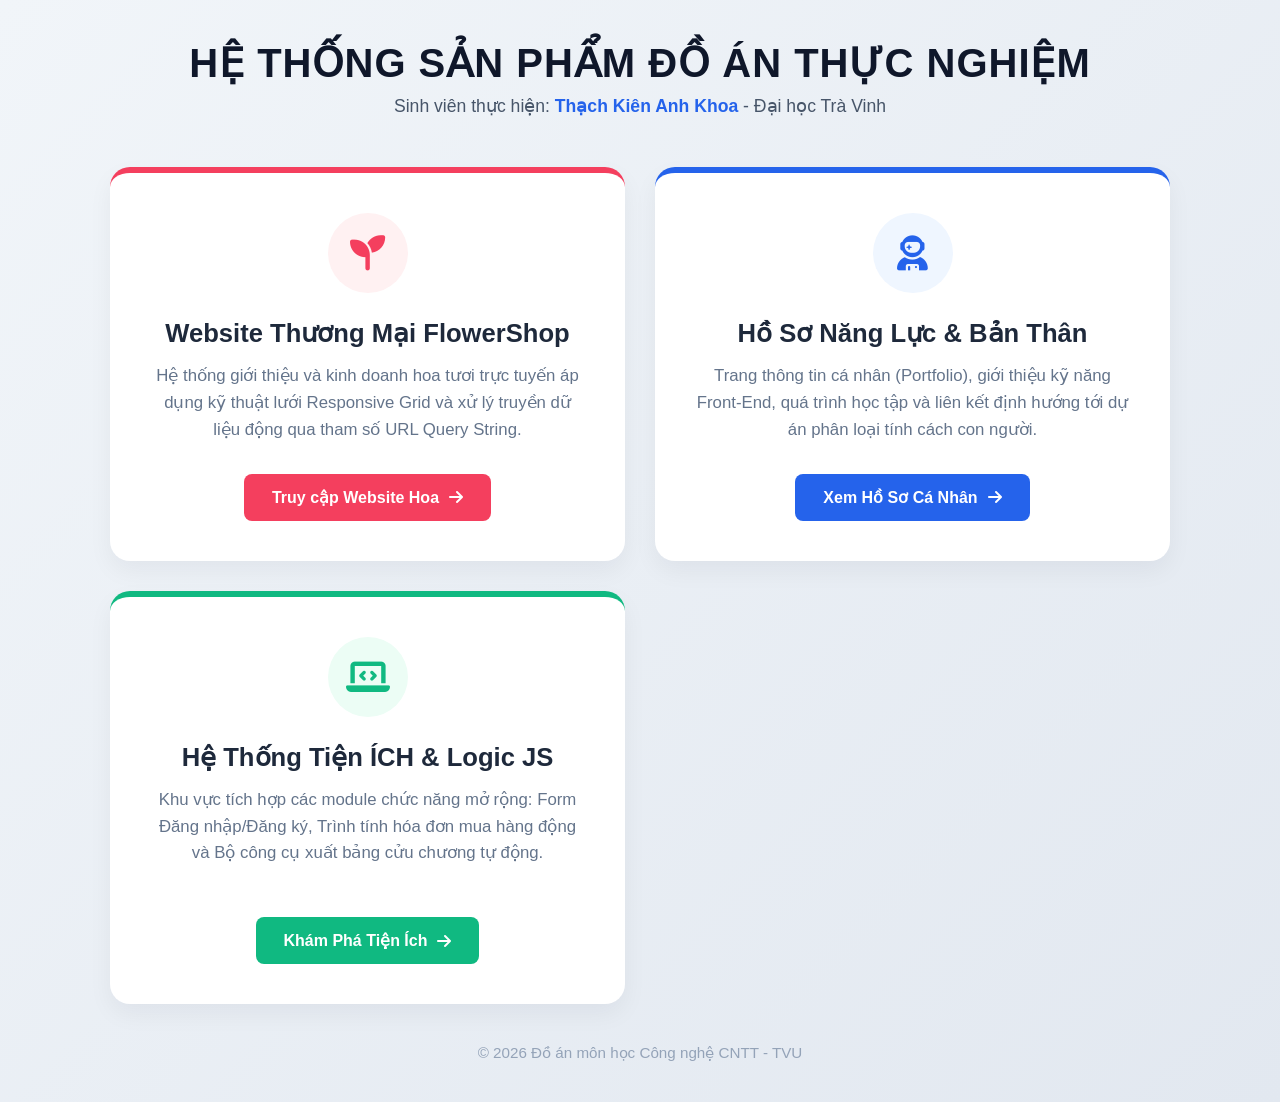
<file: index.html>
<!DOCTYPE html>
<html lang="vi">
<head>
    <meta charset="UTF-8">
    <meta name="viewport" content="width=device-width, initial-scale=1.0">
    <title>Trung Tâm Dự Án - Thạch Khoa</title>
    <link rel="stylesheet" href="css/style.css">
    <link rel="stylesheet" href="https://cdnjs.cloudflare.com/ajax/libs/font-awesome/6.4.0/css/all.min.css">
</head>
<body class="gateway-body">

    <div class="gateway-container">
        <header class="gateway-header">
            <h1>HỆ THỐNG SẢN PHẨM ĐỒ ÁN THỰC NGHIỆM</h1>
            <p>Sinh viên thực hiện: <strong>Thạch Kiên Anh Khoa</strong> - Đại học Trà Vinh</p>
        </header>

        <main class="gateway-grid">
            <div class="project-card card-flower">
                <div class="card-icon"><i class="fas fa-seedling"></i></div>
                <h2>Website Thương Mại FlowerShop</h2>
                <p>Hệ thống giới thiệu và kinh doanh hoa tươi trực tuyến áp dụng kỹ thuật lưới Responsive Grid và xử lý truyền dữ liệu động qua tham số URL Query String.</p>
                <a href="html/san-pham.html" class="gateway-btn btn-flower">Truy cập Website Hoa <i class="fas fa-arrow-right"></i></a>
            </div>

            <div class="project-card card-profile">
                <div class="card-icon"><i class="fas fa-user-astronaut"></i></div>
                <h2>Hồ Sơ Năng Lực & Bản Thân</h2>
                <p>Trang thông tin cá nhân (Portfolio), giới thiệu kỹ năng Front-End, quá trình học tập và liên kết định hướng tới dự án phân loại tính cách con người.</p>
                <a href="html/gioi-thieu.html" class="gateway-btn btn-profile">Xem Hồ Sơ Cá Nhân <i class="fas fa-arrow-right"></i></a>
            </div>

            <div class="project-card card-apps">
                <div class="card-icon"><i class="fas fa-laptop-code"></i></div>
                <h2>Hệ Thống Tiện ÍCH & Logic JS</h2>
                <p>Khu vực tích hợp các module chức năng mở rộng: Form Đăng nhập/Đăng ký, Trình tính hóa đơn mua hàng động và Bộ công cụ xuất bảng cửu chương tự động.</p>
                <a href="html/tien-ich.html" class="gateway-btn btn-apps">Khám Phá Tiện Ích <i class="fas fa-arrow-right"></i></a>
            </div>
        </main>

        <footer class="gateway-footer">
            <p>&copy; 2026 Đồ án môn học Công nghệ CNTT - TVU</p>
        </footer>
    </div>

</body>
</html>
</file>
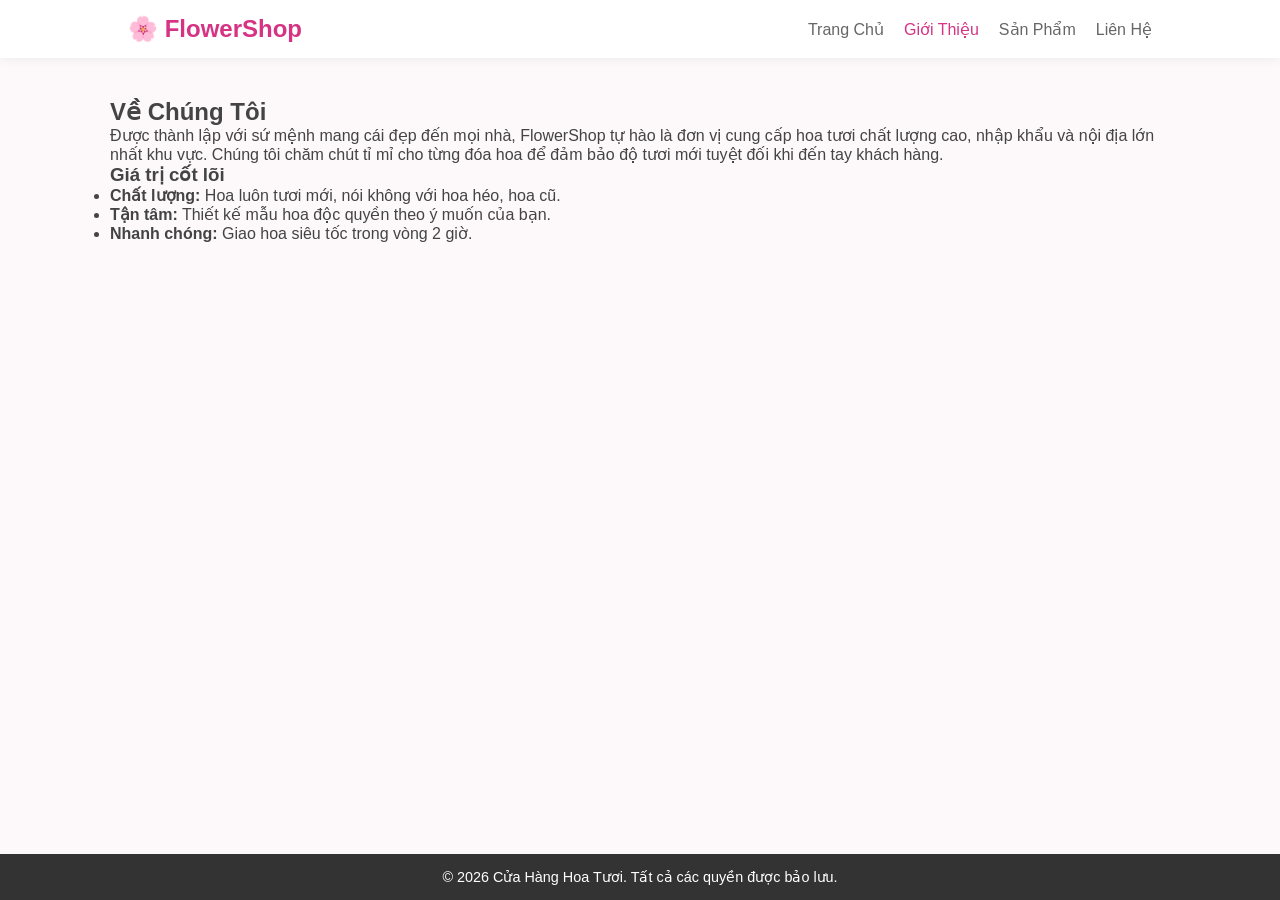
<file: html/gioi-thieu.html>
<!DOCTYPE html>
<html lang="vi">
<head>
    <meta charset="UTF-8">
    <meta name="viewport" content="width=device-width, initial-scale=1.0">
    <title>Giới Thiệu - Cửa Hàng Hoa</title>
    <link rel="stylesheet" href="../css/style.css">
</head>
<body>

    <nav class="navbar">
        <div class="logo">🌸 FlowerShop</div>
        <ul class="nav-links">
            <li><a href="../index.html">Trang Chủ</a></li>
            <li><a href="gioi-thieu.html" class="active">Giới Thiệu</a></li>
            <li><a href="san-pham.html">Sản Phẩm</a></li>
            <li><a href="lien-he.html">Liên Hệ</a></li>
        </ul>
    </nav>

    <main class="container">
        <section class="about-section">
            <h2>Về Chúng Tôi</h2>
            <p>Được thành lập với sứ mệnh mang cái đẹp đến mọi nhà, FlowerShop tự hào là đơn vị cung cấp hoa tươi chất lượng cao, nhập khẩu và nội địa lớn nhất khu vực. Chúng tôi chăm chút tỉ mỉ cho từng đóa hoa để đảm bảo độ tươi mới tuyệt đối khi đến tay khách hàng.</p>
            <h3>Giá trị cốt lõi</h3>
            <ul>
                <li><strong>Chất lượng:</strong> Hoa luôn tươi mới, nói không với hoa héo, hoa cũ.</li>
                <li><strong>Tận tâm:</strong> Thiết kế mẫu hoa độc quyền theo ý muốn của bạn.</li>
                <li><strong>Nhanh chóng:</strong> Giao hoa siêu tốc trong vòng 2 giờ.</li>
            </ul>
        </section>
    </main>

    <footer class="footer">
        <p>&copy; 2026 Cửa Hàng Hoa Tươi. Tất cả các quyền được bảo lưu.</p>
    </footer>

    <script src="../js/script.js"></script>
</body>
</html>
</file>
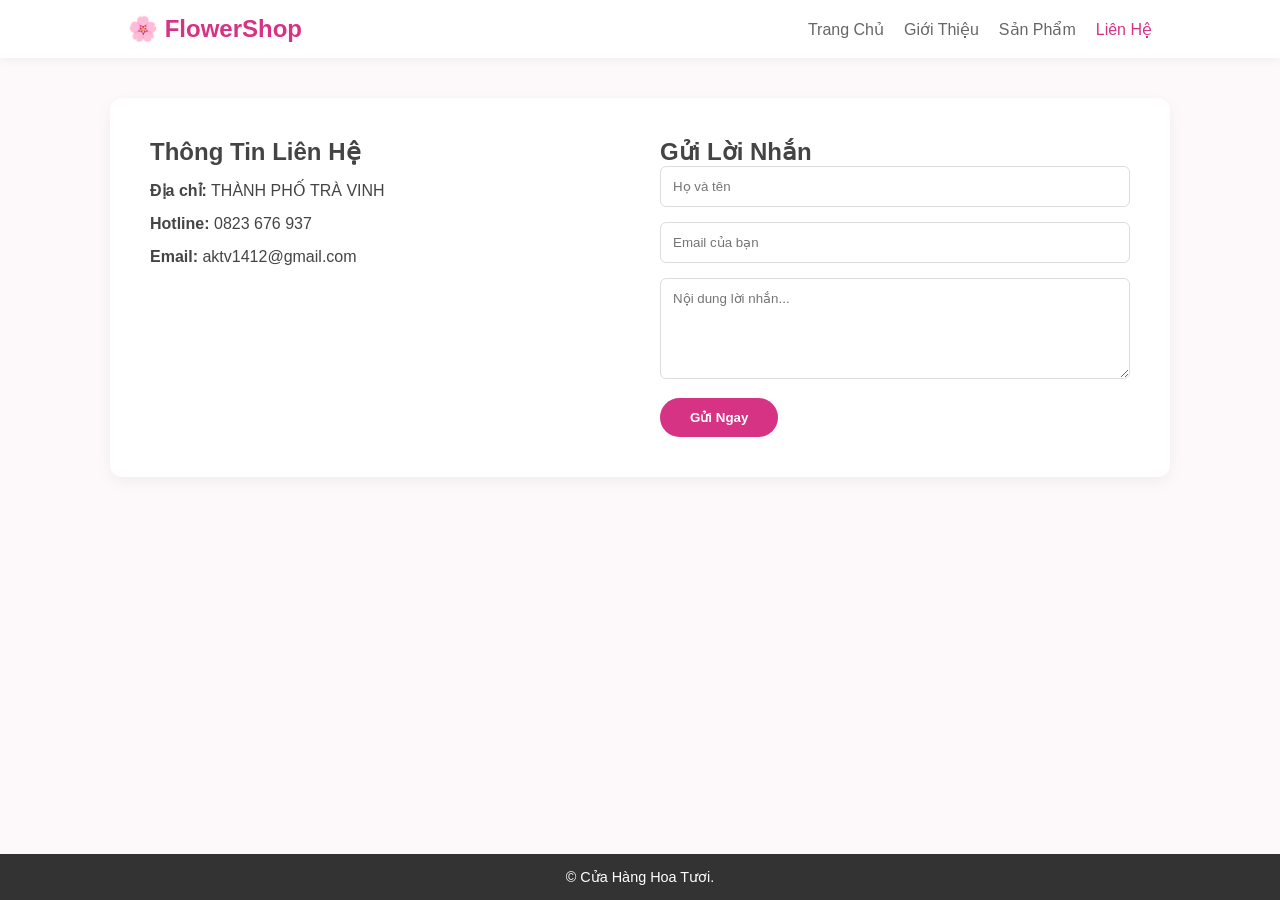
<file: html/lien-he.html>
<!DOCTYPE html>
<html lang="vi">
<head>
    <meta charset="UTF-8">
    <meta name="viewport" content="width=device-width, initial-scale=1.0">
    <title>Liên Hệ - Cửa Hàng Hoa</title>
    <link rel="stylesheet" href="../css/style.css">
</head>
<body>

    <nav class="navbar">
        <div class="logo">🌸 FlowerShop</div>
        <ul class="nav-links">
            <li><a href="../index.html">Trang Chủ</a></li>
            <li><a href="gioi-thieu.html">Giới Thiệu</a></li>
            <li><a href="san-pham.html">Sản Phẩm</a></li>
            <li><a href="lien-he.html" class="active">Liên Hệ</a></li>
        </ul>
    </nav>

    <main class="container">
        <div class="contact-wrapper">
            <div class="contact-info">
                <h2>Thông Tin Liên Hệ</h2>
                <p> <strong>Địa chỉ:</strong> THÀNH PHỐ TRÀ VINH</p>
                <p> <strong>Hotline:</strong> 0823 676 937</p>
                <p> <strong>Email:</strong> aktv1412@gmail.com</p>
            </div>
            <form class="contact-form" onsubmit="event.preventDefault(); alert('Tin nhắn của bạn đã được gửi thành công!');">
                <h2>Gửi Lời Nhắn</h2>
                <input type="text" placeholder="Họ và tên" required>
                <input type="email" placeholder="Email của bạn" required>
                <textarea rows="5" placeholder="Nội dung lời nhắn..." required></textarea>
                <button type="submit" class="btn-main">Gửi Ngay</button>
            </form>
        </div>
    </main>

    <footer class="footer">
        <p>&copy; Cửa Hàng Hoa Tươi.</p>
    </footer>

    <script src="../js/script.js"></script>
</body>
</html>
</file>
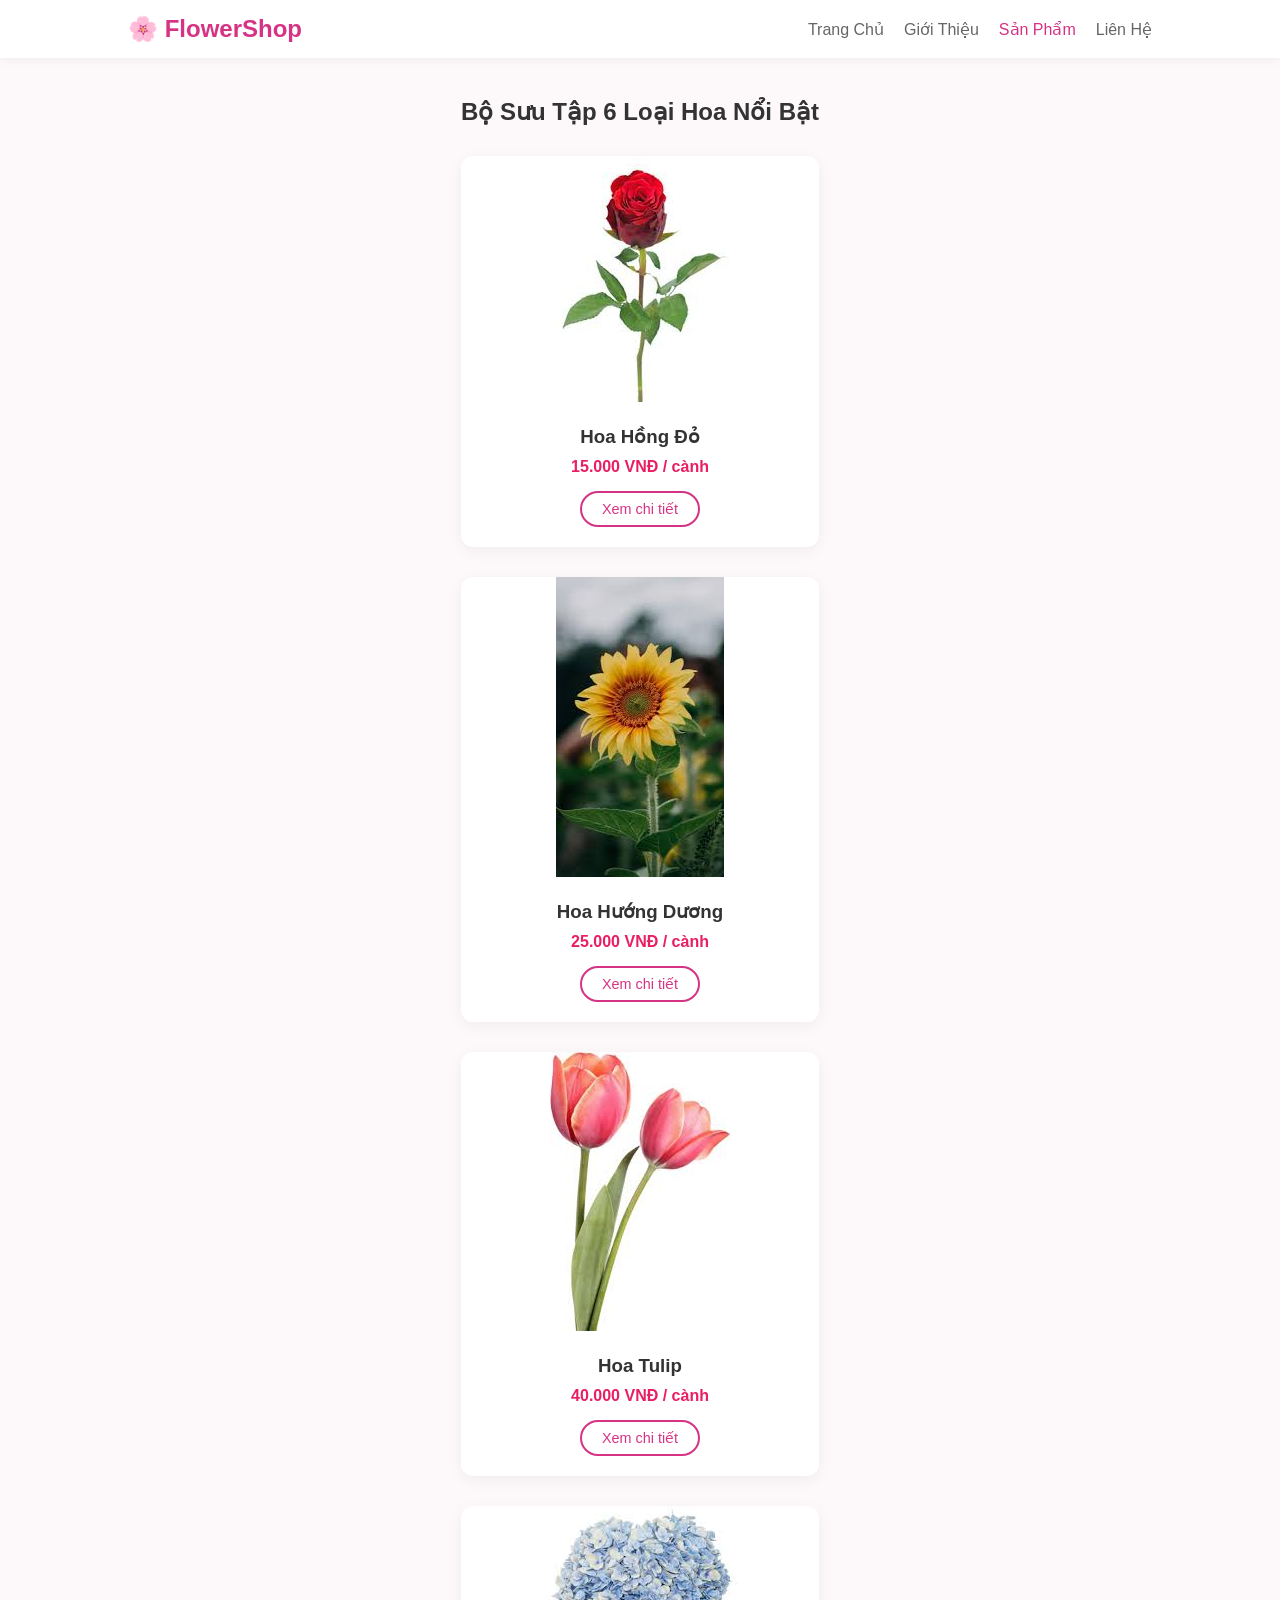
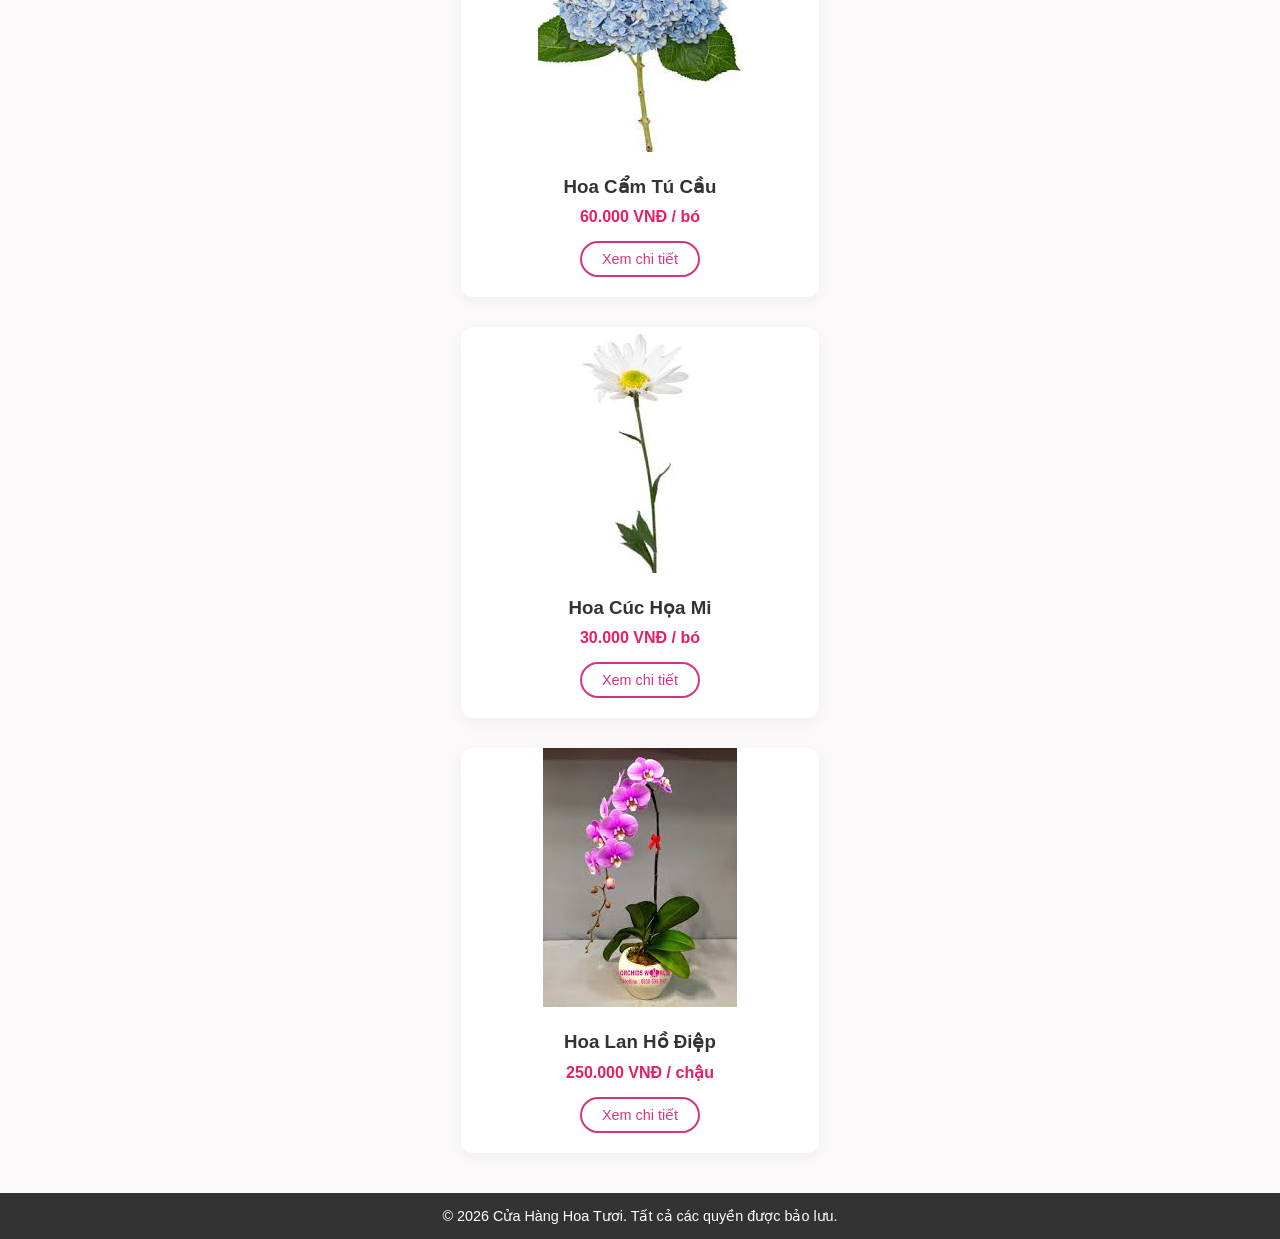
<file: html/san-pham.html>
<!DOCTYPE html>
<html lang="vi">
<head>
    <meta charset="UTF-8">
    <meta name="viewport" content="width=device-width, initial-scale=1.0">
    <title>Sản Phẩm - Danh Sách Hoa</title>
    <link rel="stylesheet" href="../css/style.css">
</head>
<body>

    <nav class="navbar">
        <div class="logo">🌸 FlowerShop</div>
        <ul class="nav-links">
            <li><a href="../index.html">Trang Chủ</a></li>
            <li><a href="gioi-thieu.html">Giới Thiệu</a></li>
            <li><a href="san-pham.html" class="active">Sản Phẩm</a></li>
            <li><a href="lien-he.html">Liên Hệ</a></li>
        </ul>
    </nav>

    <main class="container">
        <h2 class="page-title">Bộ Sưu Tập 6 Loại Hoa Nổi Bật</h2>
        
       <div class="flower-grid">
            <div class="flower-card">
                <div class="flower-image-container">
                    <img src="../assets/hoado.jfif" alt="Hoa Hồng Đỏ" class="flower-img">
                </div>
                <div class="flower-details">
                    <h3>Hoa Hồng Đỏ</h3>
                    <p class="flower-price">15.000 VNĐ / cành</p>
                    <a href="chi-tiet.html?id=hoado" class="btn-detail">Xem chi tiết</a>
                </div>
            </div>

            <div class="flower-card">
                <div class="flower-image-container">
                    <img src="../assets/hoaduong.jfif" alt="Hoa Hướng Dương" class="flower-img">
                </div>
                <div class="flower-details">
                    <h3>Hoa Hướng Dương</h3>
                    <p class="flower-price">25.000 VNĐ / cành</p>
                    <a href="chi-tiet.html?id=hoaduong" class="btn-detail">Xem chi tiết</a>
                </div>
            </div>

            <div class="flower-card">
                <div class="flower-image-container">
                    <img src="../assets/tulip.jfif" alt="Hoa Tulip" class="flower-img">
                </div>
                <div class="flower-details">
                    <h3>Hoa Tulip</h3>
                    <p class="flower-price">40.000 VNĐ / cành</p>
                    <a href="chi-tiet.html?id=tulip" class="btn-detail">Xem chi tiết</a>
                </div>
            </div>

            <div class="flower-card">
                <div class="flower-image-container">
                    <img src="../assets/tucau.jfif" alt="Hoa Cẩm Tú Cầu" class="flower-img">
                </div>
                <div class="flower-details">
                    <h3>Hoa Cẩm Tú Cầu</h3>
                    <p class="flower-price">60.000 VNĐ / bó</p>
                    <a href="chi-tiet.html?id=tucau" class="btn-detail">Xem chi tiết</a>
                </div>
            </div>

            <div class="flower-card">
                <div class="flower-image-container">
                    <img src="../assets/hoami.jfif" alt="Hoa Cúc Họa Mi" class="flower-img">
                </div>
                <div class="flower-details">
                    <h3>Hoa Cúc Họa Mi</h3>
                    <p class="flower-price">30.000 VNĐ / bó</p>
                    <a href="chi-tiet.html?id=hoami" class="btn-detail">Xem chi tiết</a>
                </div>
            </div>

            <div class="flower-card">
                <div class="flower-image-container">
                    <img src="../assets/diep.jfif" alt="Hoa Lan Hồ Điệp" class="flower-img">
                </div>
                <div class="flower-details">
                    <h3>Hoa Lan Hồ Điệp</h3>
                    <p class="flower-price">250.000 VNĐ / chậu</p>
                    <a href="chi-tiet.html?id=diep" class="btn-detail">Xem chi tiết</a>
                </div>
            </div>
        </div>
    </main>

    <footer class="footer">
        <p>&copy; 2026 Cửa Hàng Hoa Tươi. Tất cả các quyền được bảo lưu.</p>
    </footer>

    <script src="../js/script.js"></script>
</body>
</html>
</file>
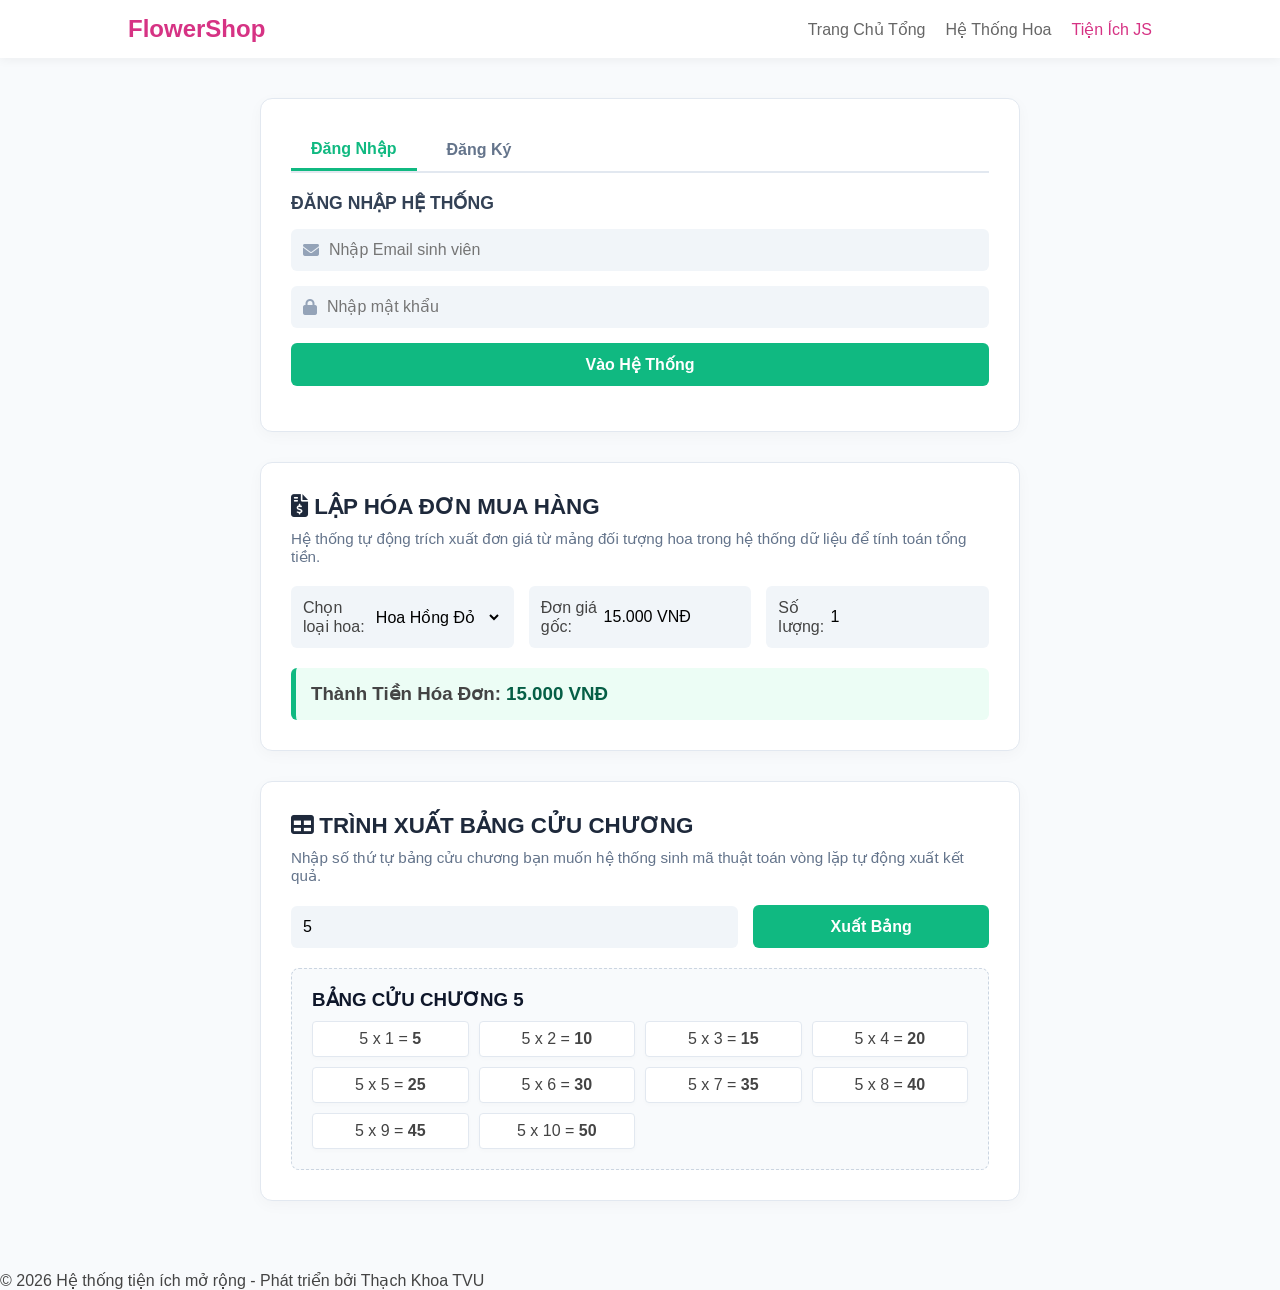
<file: html/tien-ich.html>
<!DOCTYPE html>
<html lang="vi">
<head>
    <meta charset="UTF-8">
    <meta name="viewport" content="width=device-width, initial-scale=1.0">
    <title>Module Tiện Ích Mở Rộng</title>
    <link rel="stylesheet" href="../css/style.css">
    <link rel="stylesheet" href="https://cdnjs.cloudflare.com/ajax/libs/font-awesome/6.4.0/css/all.min.css">
</head>
<body class="apps-page">

    <header>
        <nav class="navbar">
            <div class="logo">Flower<span>Shop</span></div>
            <ul class="nav-links">
                <li><a href="../index.html">Trang Chủ Tổng</a></li>
                <li><a href="san-pham.html">Hệ Thống Hoa</a></li>
                <li><a href="tien-ich.html" class="active">Tiện Ích JS</a></li>
            </ul>
        </nav>
    </header>

    <main class="apps-container">
        <section class="app-box auth-box">
            <div class="auth-tabs">
                <button id="tab-login" class="auth-tab-btn active" onclick="switchAuth('login')">Đăng Nhập</button>
                <button id="tab-register" class="auth-tab-btn" onclick="switchAuth('register')">Đăng Ký</button>
            </div>
            
            <form id="form-login" class="auth-form" onsubmit="handleAuth(event, 'login')">
                <h3>ĐĂNG NHẬP HỆ THỐNG</h3>
                <div class="input-group">
                    <i class="fas fa-envelope"></i>
                    <input type="email" id="login-email" placeholder="Nhập Email sinh viên" required>
                </div>
                <div class="input-group">
                    <i class="fas fa-lock"></i>
                    <input type="password" id="login-pass" placeholder="Nhập mật khẩu" required>
                </div>
                <button type="submit" class="btn-submit">Vào Hệ Thống</button>
            </form>

            <form id="form-register" class="auth-form hidden" onsubmit="handleAuth(event, 'register')">
                <h3>ĐĂNG KÝ TÀI KHOẢN MỚI</h3>
                <div class="input-group">
                    <i class="fas fa-user"></i>
                    <input type="text" id="reg-name" placeholder="Họ và tên của bạn" required>
                </div>
                <div class="input-group">
                    <i class="fas fa-envelope"></i>
                    <input type="email" id="reg-email" placeholder="Địa chỉ Email" required>
                </div>
                <div class="input-group">
                    <i class="fas fa-lock"></i>
                    <input type="password" id="reg-pass" placeholder="Tạo mật khẩu" required>
                </div>
                <button type="submit" class="btn-submit">Tạo Tài Khoản</button>
            </form>
            <p id="auth-message" class="alert-msg"></p>
        </section>

        <section class="app-box invoice-box">
            <h2><i class="fas fa-file-invoice-dollar"></i> LẬP HÓA ĐƠN MUA HÀNG</h2>
            <p class="desc-section">Hệ thống tự động trích xuất đơn giá từ mảng đối tượng hoa trong hệ thống dữ liệu để tính toán tổng tiền.</p>
            
            <div class="invoice-row">
                <div class="input-group select-group">
                    <label for="invoice-flower-select">Chọn loại hoa:</label>
                    <select id="invoice-flower-select" onchange="updateUnitPrice()">
                        </select>
                </div>
                <div class="input-group price-group">
                    <label>Đơn giá gốc:</label>
                    <input type="text" id="invoice-price-view" readonly value="0 VNĐ">
                </div>
                <div class="input-group qty-group">
                    <label for="invoice-quantity">Số lượng:</label>
                    <input type="number" id="invoice-quantity" min="1" value="1" oninput="calculateInvoice()">
                </div>
            </div>

            <div class="invoice-result">
                <h3>Thành Tiền Hóa Đơn: <span id="invoice-total">0 VNĐ</span></h3>
            </div>
        </section>

        <section class="app-box math-box">
            <h2><i class="fas fa-table"></i> TRÌNH XUẤT BẢNG CỬU CHƯƠNG</h2>
            <p class="desc-section">Nhập số thứ tự bảng cửu chương bạn muốn hệ thống sinh mã thuật toán vòng lặp tự động xuất kết quả.</p>
            
            <div class="math-row">
                <input type="number" id="math-number" min="1" max="10" value="5" placeholder="Nhập số từ 1-10">
                <button onclick="generateMultiplicationTable()" class="btn-calc">Xuất Bảng</button>
            </div>

            <div id="multiplication-result" class="table-output">
                </div>
        </section>
    </main>

    <footer>
        <p>&copy; 2026 Hệ thống tiện ích mở rộng - Phát triển bởi Thạch Khoa TVU</p>
    </footer>

    <script src="../js/tien-ich.js"></script>
</body>
</html>
</file>
<file: css/style.css>
* {
    margin: 0;
    padding: 0;
    box-sizing: border-box;
    font-family: 'Segoe UI', Arial, sans-serif;
}

body {
    background-color: #fdf8f9;
    color: #444;
    display: flex;
    flex-direction: column;
    min-height: 100vh;
}

/* Thanh điều hướng */
.navbar {
    background-color: #fff;
    display: flex;
    justify-content: space-between;
    align-items: center;
    padding: 15px 10%;
    box-shadow: 0 2px 10px rgba(0,0,0,0.05);
}

.logo {
    font-size: 1.5rem;
    font-weight: bold;
    color: #d63384;
}

.nav-links {
    list-style: none;
    display: flex;
    gap: 20px;
}

.nav-links a {
    text-decoration: none;
    color: #666;
    font-weight: 500;
    transition: color 0.3s;
}

.nav-links a:hover, .nav-links a.active {
    color: #d63384;
}

/* Container chính */
.container {
    max-width: 1100px;
    margin: 40px auto;
    padding: 0 20px;
    flex: 1;
}

.page-title {
    text-align: center;
    margin-bottom: 30px;
    color: #333;
}

/* Trang chủ Hero */
.hero {
    background: linear-gradient(rgba(254, 235, 239, 0.8), rgba(254, 235, 239, 0.8));
    flex: 1;
    display: flex;
    align-items: center;
    justify-content: center;
    text-align: center;
    padding: 40px;
}

.hero-content h1 {
    font-size: 3rem;
    color: #b71c1c;
    margin-bottom: 20px;
}

.hero-content p {
    font-size: 1.2rem;
    margin-bottom: 30px;
    color: #555;
}

.btn-main {
    display: inline-block;
    background-color: #d63384;
    color: white;
    text-decoration: none;
    padding: 12px 30px;
    border-radius: 25px;
    font-weight: bold;
    border: none;
    cursor: pointer;
    transition: background 0.3s;
}

.btn-main:hover {
    background-color: #b02364;
}

/* Danh sách sản phẩm Grid */
.flower-grid {
    display: grid;
    grid-template-columns: repeat(auto-fit, minmax(280px, 1fr));
    gap: 30px;
}

.flower-card {
    background: #fff;
    border-radius: 12px;
    overflow: hidden;
    box-shadow: 0 4px 15px rgba(0,0,0,0.05);
    transition: transform 0.3s;
    text-align: center;
}

.flower-card:hover {
    transform: translateY(-5px);
}

.flower-emoji {
    background-color: #fff0f3;
    font-size: 70px;
    padding: 30px 0;
}

.flower-details {
    padding: 20px;
}

.flower-details h3 {
    margin-bottom: 10px;
    color: #333;
}

.flower-price {
    color: #e91e63;
    font-weight: bold;
    margin-bottom: 15px;
}

.btn-detail {
    display: inline-block;
    border: 2px solid #d63384;
    color: #d63384;
    text-decoration: none;
    padding: 8px 20px;
    border-radius: 20px;
    font-size: 0.9rem;
    transition: all 0.3s;
}

.btn-detail:hover {
    background-color: #d63384;
    color: #fff;
}

/* Trang Chi tiết hoa */
.detail-container {
    display: flex;
    background: #fff;
    border-radius: 15px;
    overflow: hidden;
    box-shadow: 0 5px 20px rgba(0,0,0,0.05);
}

.detail-visual {
    background-color: #fff0f3;
    font-size: 120px;
    display: flex;
    align-items: center;
    justify-content: center;
    width: 40%;
    min-height: 300px;
}

.detail-info {
    padding: 40px;
    width: 60%;
}

.detail-price {
    font-size: 1.5rem;
    color: #e91e63;
    font-weight: bold;
    margin: 15px 0;
}

.detail-desc {
    margin-bottom: 25px;
    line-height: 1.6;
}

/* Trang Liên hệ */
.contact-wrapper {
    display: flex;
    gap: 40px;
    background: white;
    padding: 40px;
    border-radius: 12px;
    box-shadow: 0 5px 15px rgba(0,0,0,0.05);
}

.contact-info, .contact-form {
    flex: 1;
}

.contact-info p {
    margin: 15px 0;
}

.contact-form input, .contact-form textarea {
    width: 100%;
    padding: 12px;
    margin-bottom: 15px;
    border: 1px solid #ddd;
    border-radius: 6px;
}

/* Footer */
.footer {
    background-color: #333;
    color: #fff;
    text-align: center;
    padding: 15px 0;
    font-size: 0.9rem;
    margin-top: auto;
}

/* Responsive */
@media (max-width: 768px) {
    .navbar { flex-direction: column; gap: 15px; }
    .detail-container, .contact-wrapper { flex-direction: column; }
    .detail-visual, .detail-info { width: 100%; }
}
/* ==========================================================================
   GIAO DIỆN TRANG CHỦ TỔNG ĐIỀU HƯỚNG (GATEWAY / LANDING PAGE)
   ========================================================================== */

.gateway-body {
    margin: 0;
    padding: 0;
    box-sizing: border-box;
    font-family: 'Segoe UI', Roboto, Helvetica, Arial, sans-serif;
    background: linear-gradient(135deg, #f1f5f9 0%, #e2e8f0 100%);
    min-height: 100vh;
    display: flex;
    align-items: center;
    justify-content: center;
}

.gateway-container {
    max-width: 1100px;
    width: 100%;
    padding: 40px 20px;
}

.gateway-header {
    text-align: center;
    margin-bottom: 50px;
}

.gateway-header h1 {
    color: #0f172a;
    font-size: 2.5rem;
    letter-spacing: 1px;
    margin-bottom: 10px;
}

.gateway-header p {
    color: #475569;
    font-size: 1.1rem;
}

.gateway-header strong {
    color: #2563eb; /* Làm nổi bật tên bạn bằng màu xanh */
}

/* Bố cục 2 bảng đối xứng bằng CSS Grid */
.gateway-grid {
    display: grid;
    grid-template-columns: repeat(auto-fit, minmax(450px, 1fr));
    gap: 30px;
    margin-bottom: 40px;
}

.project-card {
    background: #ffffff;
    border-radius: 20px;
    padding: 40px;
    text-align: center;
    box-shadow: 0 10px 25px rgba(15, 23, 42, 0.05);
    transition: transform 0.3s ease, box-shadow 0.3s ease;
    display: flex;
    flex-direction: column;
    justify-content: space-between;
    align-items: center;
    position: relative;
    overflow: hidden;
}

/* Hiệu ứng nhấc bổng thẻ khi rê chuột vào */
.project-card:hover {
    transform: translateY(-8px);
    box-shadow: 0 20px 35px rgba(15, 23, 42, 0.12);
}

.card-icon {
    width: 80px;
    height: 80px;
    border-radius: 50%;
    display: flex;
    align-items: center;
    justify-content: center;
    font-size: 2.2rem;
    margin-bottom: 25px;
}

/* Định dạng riêng biệt tone màu cho bảng Cửa hàng hoa */
.card-flower {
    border-top: 6px solid #f43f5e;
}
.card-flower .card-icon {
    background: #fff1f2;
    color: #f43f5e;
}

/* Định dạng riêng biệt tone màu cho bảng Giới thiệu bản thân */
.card-profile {
    border-top: 6px solid #2563eb;
}
.card-profile .card-icon {
    background: #eff6ff;
    color: #2563eb;
}

.project-card h2 {
    color: #1e293b;
    font-size: 1.6rem;
    margin-bottom: 15px;
}

.project-card p {
    color: #64748b;
    line-height: 1.6;
    font-size: 1.05rem;
    margin-bottom: 30px;
}

/* Thiết kế nút bấm chuyển hướng */
.gateway-btn {
    display: inline-flex;
    align-items: center;
    gap: 10px;
    padding: 14px 28px;
    border-radius: 8px;
    text-decoration: none;
    font-weight: 600;
    font-size: 1rem;
    color: #ffffff;
    transition: filter 0.2s;
    width: fit-content;
}

.gateway-btn:hover {
    filter: brightness(0.9);
}

.btn-flower {
    background: #f43f5e;
}

.btn-profile {
    background: #2563eb;
}

.gateway-footer {
    text-align: center;
    color: #94a3b8;
    font-size: 0.95rem;
}

/* Responsive cho màn hình điện thoại nhỏ */
@media (max-width: 600px) {
    .gateway-grid {
        grid-template-columns: 1fr;
    }
    .project-card {
        padding: 30px 20px;
    }
}
/* ==========================================================================
   GIAO DIỆN TRANG TIỆN ÍCH MỞ RỘNG TRONG ĐỒ ÁN (MODULES INTERACTION)
   ========================================================================== */
.apps-page {
    background: #f8fafc;
}
.apps-container {
    max-width: 800px;
    margin: 40px auto;
    padding: 0 20px;
}
.app-box {
    background: #ffffff;
    border-radius: 12px;
    padding: 30px;
    margin-bottom: 30px;
    box-shadow: 0 4px 15px rgba(0,0,0,0.03);
    border: 1px solid #e2e8f0;
}
.app-box h2 {
    color: #1e293b;
    margin-bottom: 10px;
    font-size: 1.4rem;
}
.desc-section {
    color: #64748b;
    font-size: 0.95rem;
    margin-bottom: 20px;
}
/* Thiết kế Form đăng nhập/ký */
.auth-tabs {
    display: flex;
    gap: 10px;
    border-bottom: 2px solid #e2e8f0;
    margin-bottom: 20px;
}
.auth-tab-btn {
    background: none;
    border: none;
    padding: 10px 20px;
    font-size: 1rem;
    font-weight: 600;
    cursor: pointer;
    color: #64748b;
}
.auth-tab-btn.active {
    color: #10b981;
    border-bottom: 3px solid #10b981;
}
.auth-form h3 {
    font-size: 1.1rem;
    color: #334155;
    margin-bottom: 15px;
}
.input-group {
    display: flex;
    align-items: center;
    background: #f1f5f9;
    border-radius: 6px;
    padding: 12px;
    margin-bottom: 15px;
}
.input-group i {
    color: #94a3b8;
    margin-right: 10px;
}
.input-group input, .input-group select {
    border: none;
    background: none;
    outline: none;
    width: 100%;
    font-size: 1rem;
}
.btn-submit, .btn-calc {
    width: 100%;
    background: #10b981;
    color: white;
    border: none;
    padding: 12px;
    border-radius: 6px;
    font-weight: 600;
    cursor: pointer;
    font-size: 1rem;
}
.hidden { display: none !important; }
.alert-msg { margin-top: 15px; font-weight: 600; text-align: center;}

/* Layout dòng hóa đơn và toán học */
.invoice-row, .math-row {
    display: flex;
    gap: 15px;
    align-items: flex-end;
    flex-wrap: wrap;
}
.invoice-row .input-group, .math-row input {
    flex: 1;
    margin-bottom: 0;
}
.math-row input {
    background: #f1f5f9;
    border: none;
    padding: 12px;
    border-radius: 6px;
    font-size: 1rem;
}
.math-row .btn-calc { flex: 0.5; }
.invoice-result {
    margin-top: 20px;
    background: #ecfdf5;
    padding: 15px;
    border-radius: 6px;
    border-left: 5px solid #10b981;
}
.invoice-result span { color: #065f46; font-weight: bold;}

/* Bảng cửu chương xuất dạng danh sách */
.table-output {
    margin-top: 20px;
    background: #f8fafc;
    padding: 20px;
    border-radius: 8px;
    border: 1px dashed #cbd5e1;
}
.table-output h3 { margin-bottom: 10px; color: #0f172a;}
.table-output ul { list-style: none; padding: 0; display: grid; grid-template-columns: repeat(auto-fill, minmax(140px, 1fr)); gap: 10px;}
.table-output li { background: #ffffff; padding: 8px; border-radius: 4px; box-shadow: 0 2px 5px rgba(0,0,0,0.02); border: 1px solid #e2e8f0; text-align: center;}
/* ==========================================================================
   SỬA LỖI ĐỊNH DẠNG MÀU SẮC VÀ NÚT BẤM CHO THẺ TIỆN ÍCH
   ========================================================================== */

/* 1. Tạo viền màu xanh lá trên đầu cho thẻ Tiện ích */
.card-apps {
    border-top: 6px solid #10b981 !important;
}

/* 2. Định dạng vòng tròn chứa icon màu xanh lá */
.card-apps .card-icon {
    background: #ecfdf5 !important;
    color: #10b981 !important;
}

/* 3. Đảm bảo nút bấm hiện lên rõ ràng và có màu xanh lá */
.btn-apps {
    background: #10b981 !important;
    color: #ffffff !important;
    display: inline-flex !important; /* Ép buộc hiện nút */
    margin-top: 20px;
}
</file>
